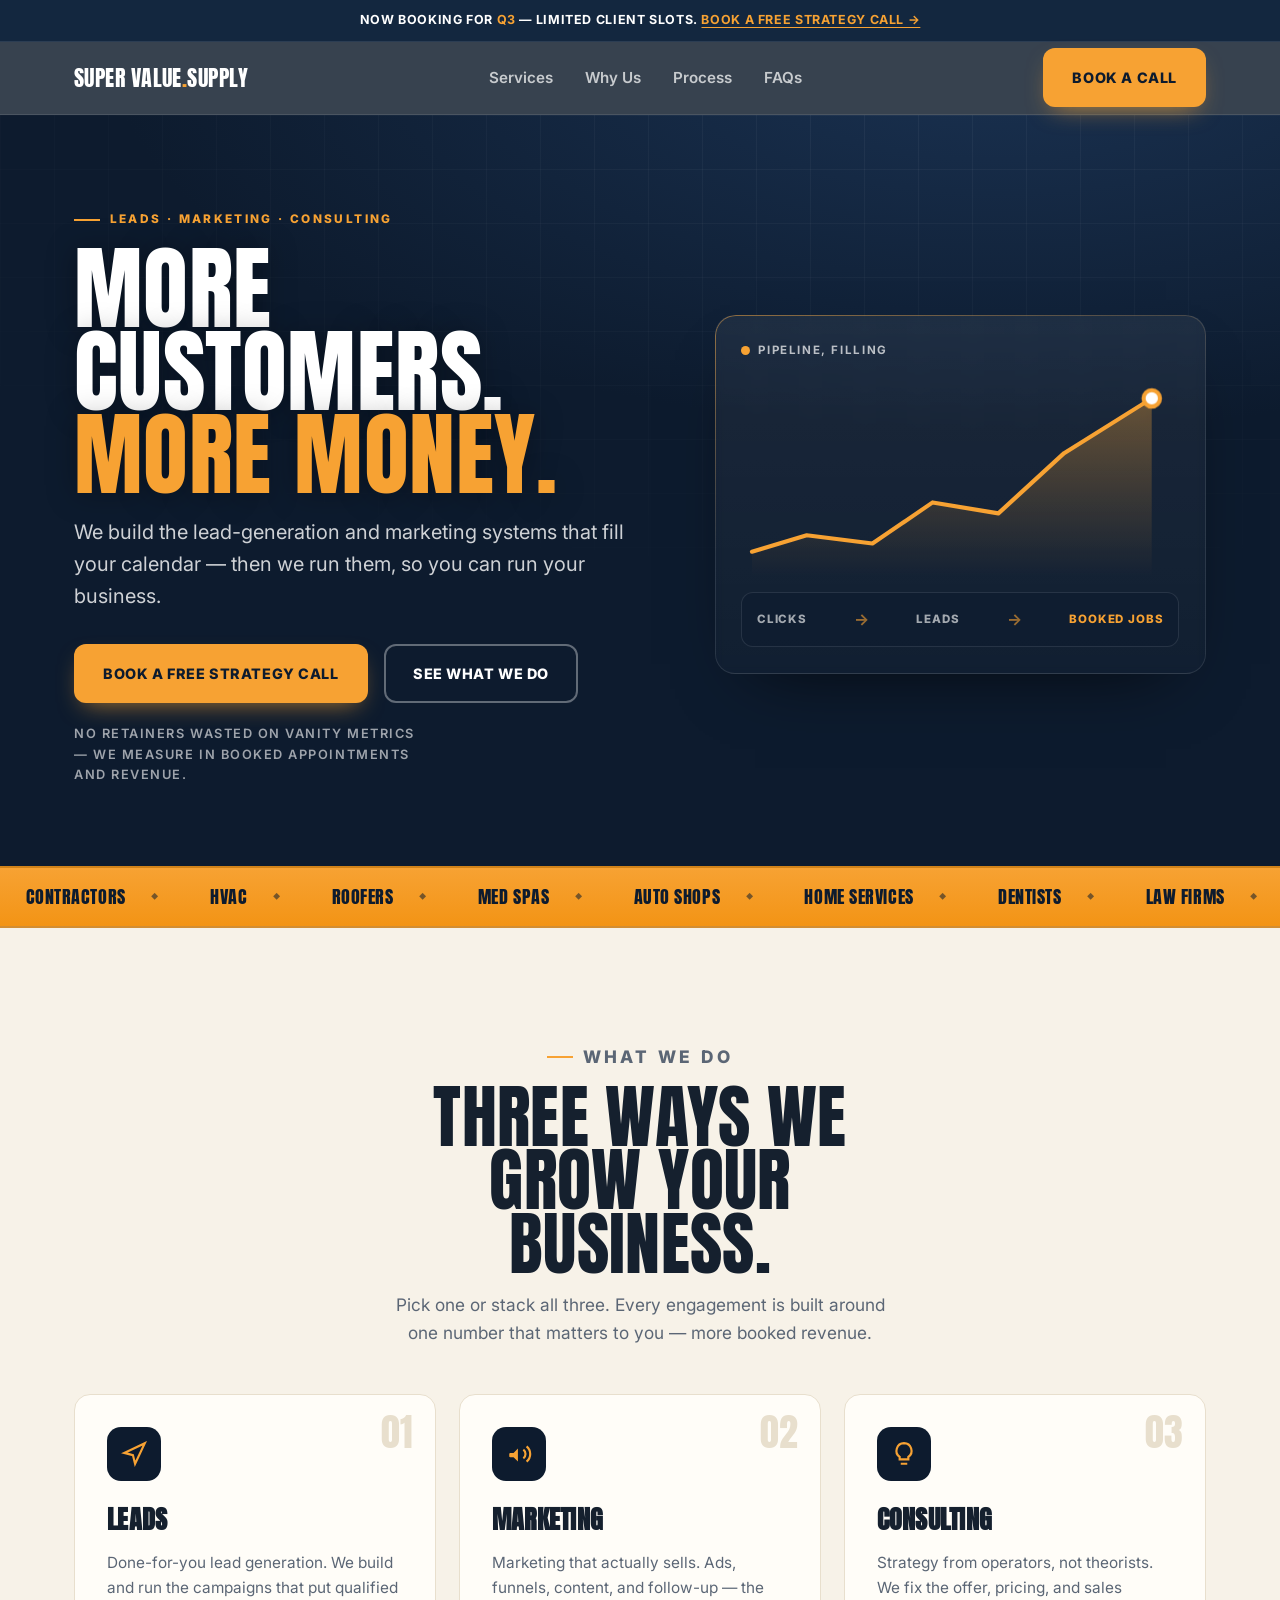
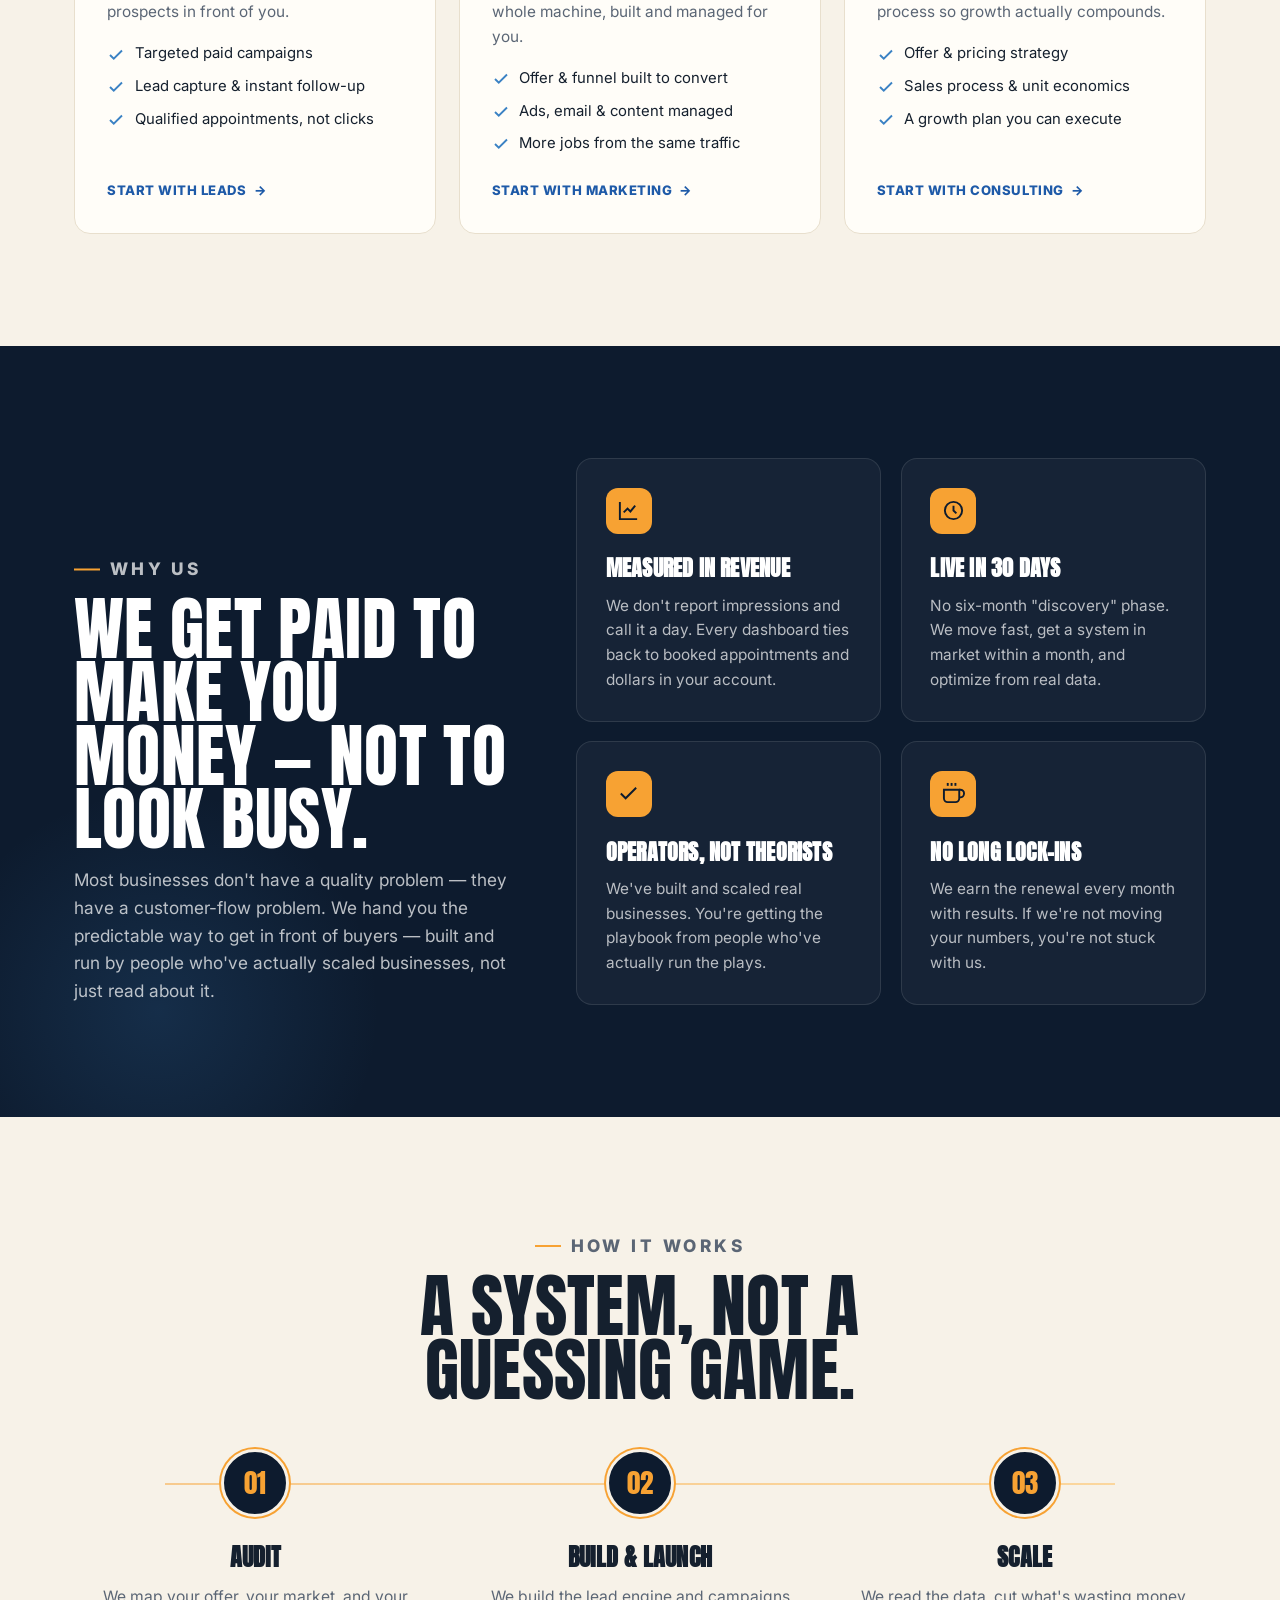
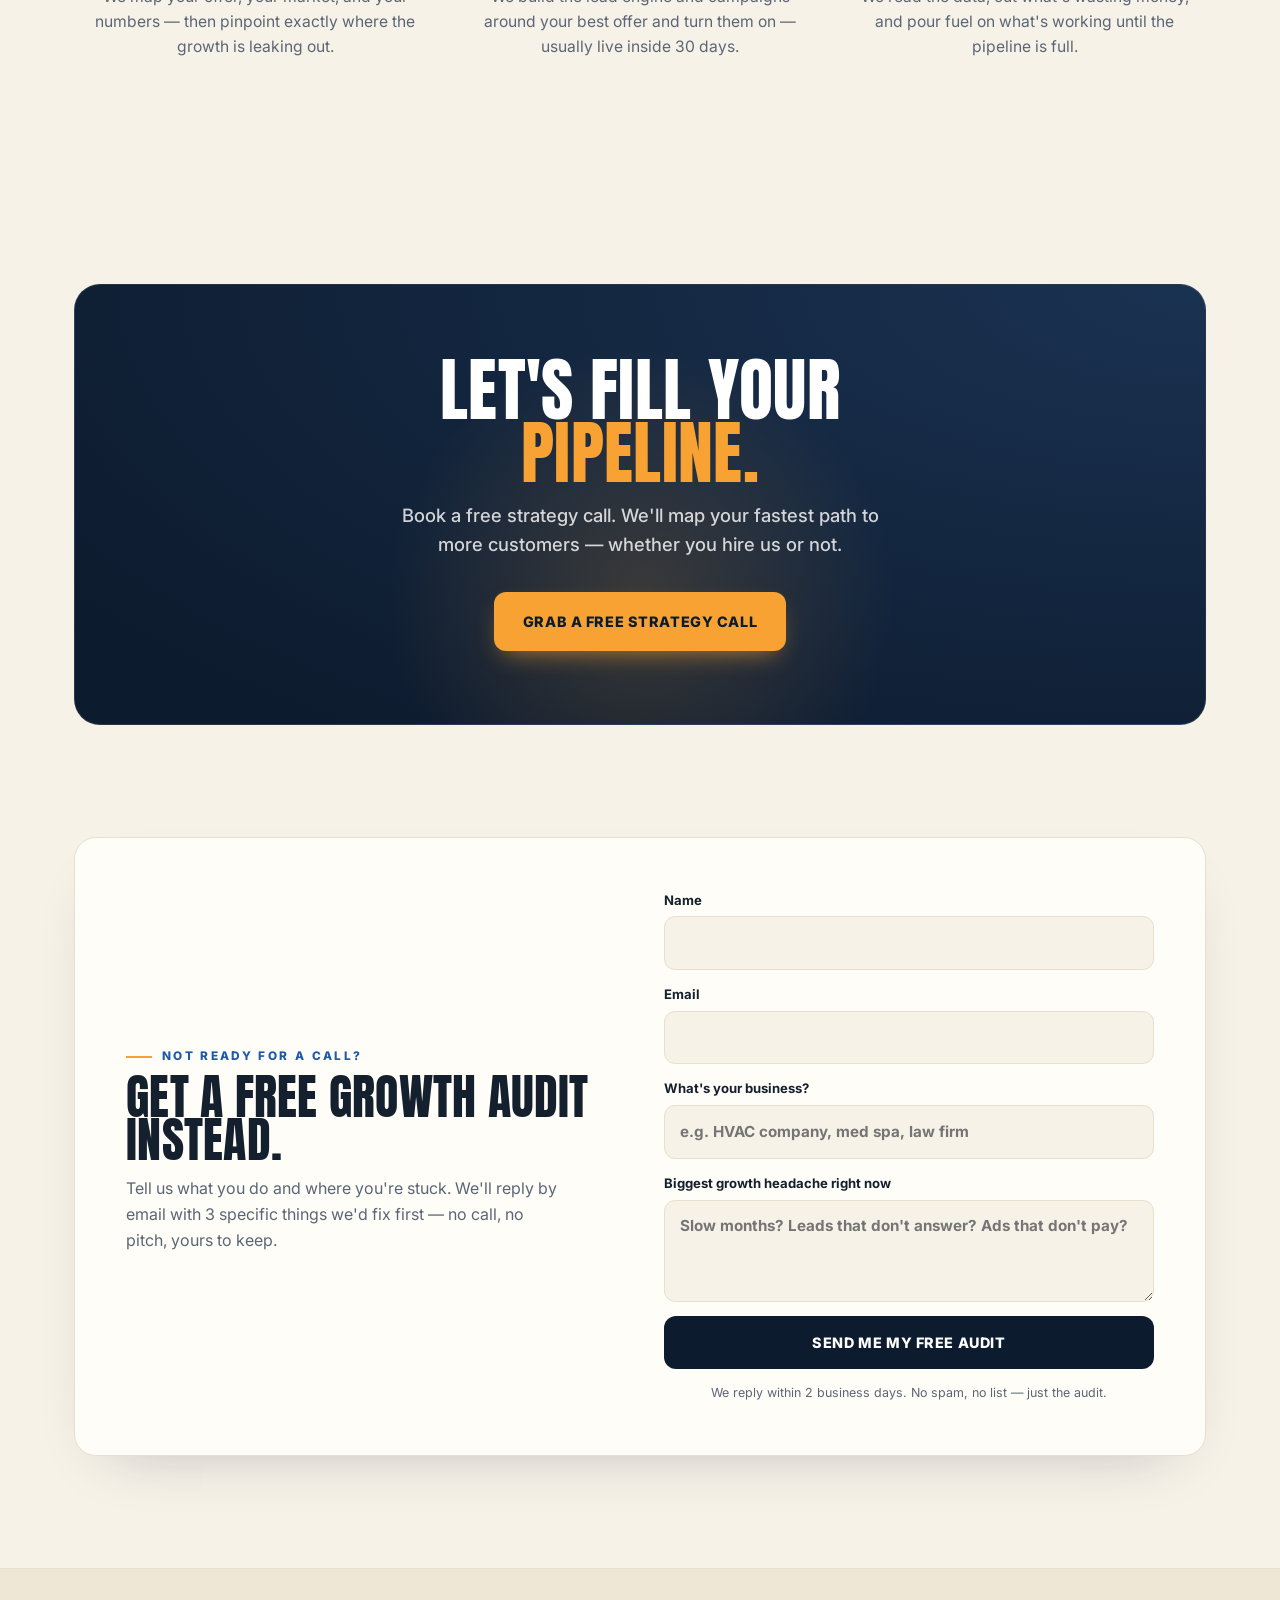
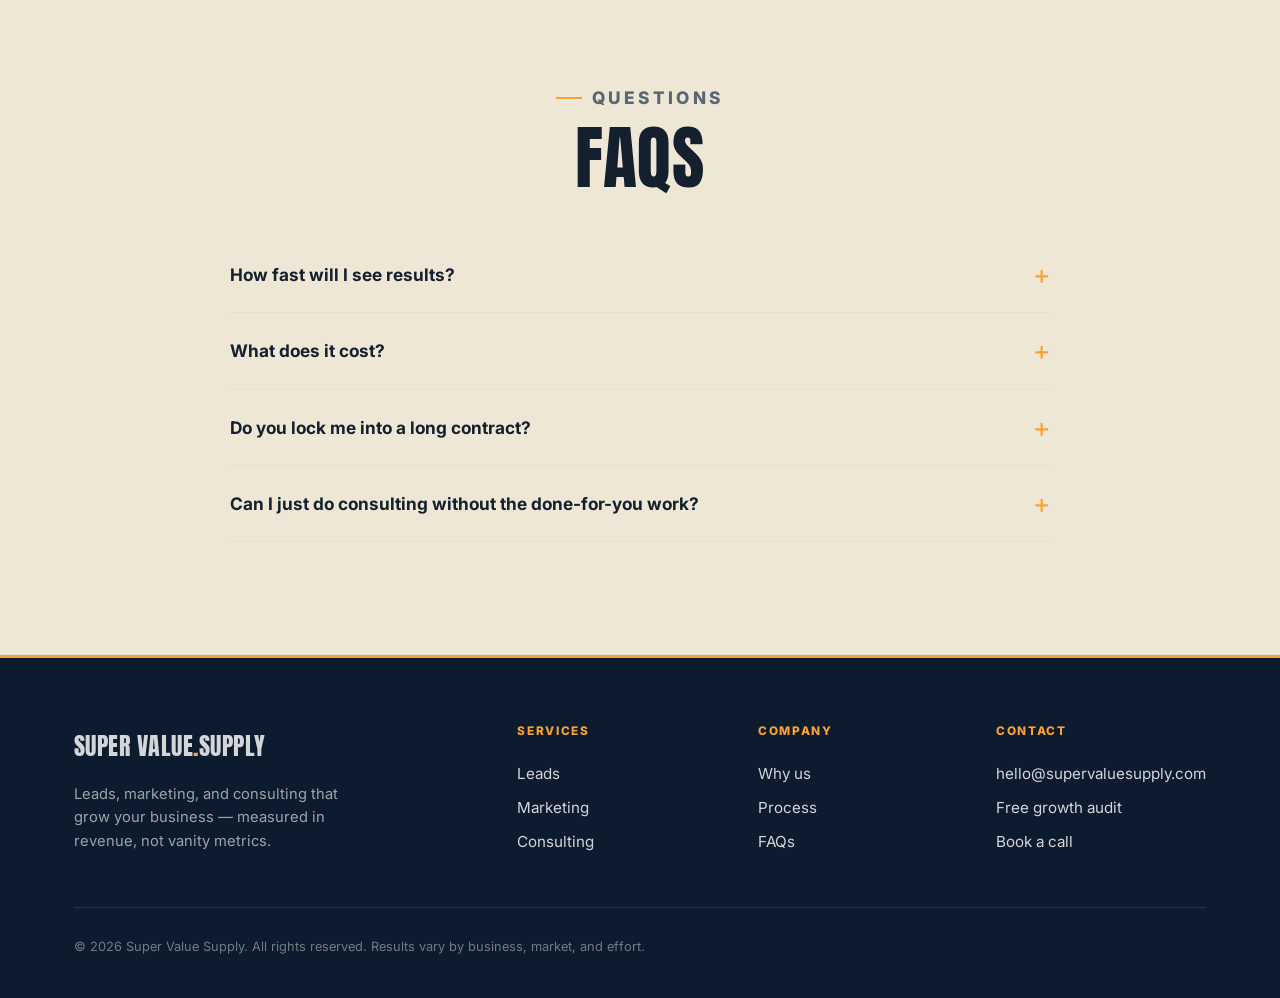
<file: index.html>
<!doctype html>
<html lang="en">
<head>
<meta charset="utf-8" />
<meta name="viewport" content="width=device-width, initial-scale=1" />
<title>Super Value Supply — Leads, marketing & consulting that grow your business</title>
<meta name="description" content="We build the lead-generation and marketing systems that fill your calendar — then we run them, so you can run your business. Leads, marketing, and consulting for contractors, home services, and local businesses ready to scale." />
<link rel="canonical" href="https://supervaluesupply.com/" />
<meta name="theme-color" content="#0d1b2e" />
<link rel="icon" href="data:image/svg+xml,%3Csvg xmlns='http://www.w3.org/2000/svg' viewBox='0 0 64 64'%3E%3Crect width='64' height='64' rx='14' fill='%230d1b2e'/%3E%3Ctext x='32' y='45' font-family='Arial Black,Arial' font-size='30' font-weight='900' fill='%23f7a233' text-anchor='middle'%3ESV%3C/text%3E%3C/svg%3E" />

<meta property="og:type" content="website" />
<meta property="og:site_name" content="Super Value Supply" />
<meta property="og:title" content="Super Value Supply — Leads, marketing & consulting that grow your business" />
<meta property="og:description" content="Done-for-you lead generation, marketing, and consulting for local businesses — measured in booked appointments and revenue, not vanity metrics." />
<meta property="og:url" content="https://supervaluesupply.com/" />
<meta property="og:image" content="https://supervaluesupply.com/og-image.png" />
<meta name="twitter:card" content="summary_large_image" />
<meta name="twitter:title" content="Super Value Supply — More customers. More money." />
<meta name="twitter:description" content="Done-for-you lead generation, marketing, and consulting for local businesses — measured in revenue." />
<meta name="twitter:image" content="https://supervaluesupply.com/og-image.png" />

<script type="application/ld+json">
{
  "@context": "https://schema.org",
  "@type": "ProfessionalService",
  "@id": "https://supervaluesupply.com/#business",
  "name": "Super Value Supply",
  "url": "https://supervaluesupply.com/",
  "description": "Lead generation, marketing, and growth consulting for local and service businesses — measured in booked appointments and revenue.",
  "email": "hello@supervaluesupply.com",
  "image": "https://supervaluesupply.com/og-image.png",
  "priceRange": "$$",
  "areaServed": { "@type": "Country", "name": "United States" },
  "hasOfferCatalog": {
    "@type": "OfferCatalog",
    "name": "Growth Services",
    "itemListElement": [
      { "@type": "Offer", "itemOffered": { "@type": "Service", "name": "Lead Generation" } },
      { "@type": "Offer", "itemOffered": { "@type": "Service", "name": "Marketing Management" } },
      { "@type": "Offer", "itemOffered": { "@type": "Service", "name": "Growth Consulting" } }
    ]
  }
}
</script>
<script type="application/ld+json">
{
  "@context": "https://schema.org",
  "@type": "FAQPage",
  "mainEntity": [
    { "@type": "Question", "name": "How fast will I see results?",
      "acceptedAnswer": { "@type": "Answer", "text": "Most clients have a live lead system within 30 days and start seeing qualified appointments shortly after launch. We optimize from there." } },
    { "@type": "Question", "name": "What does it cost?",
      "acceptedAnswer": { "@type": "Answer", "text": "It depends on scope and which services you need. We'll give you a straight number on the strategy call — no pressure, no surprises." } },
    { "@type": "Question", "name": "Do you lock me into a long contract?",
      "acceptedAnswer": { "@type": "Answer", "text": "No long lock-ins. We earn the relationship month to month with results. If we're not moving your numbers, you're free to walk." } },
    { "@type": "Question", "name": "Can I just do consulting without the done-for-you work?",
      "acceptedAnswer": { "@type": "Answer", "text": "Absolutely. Some clients want the strategy and run it in-house. Others want us to build and manage everything. Both work." } }
  ]
}
</script>

<!-- ============================================================
     SUPER VALUE SUPPLY  •  home page (leads / marketing / consulting agency)
     Styles live in styles.css (shared with book.html).
     SEARCH FOR  EDIT:  COMMENTS — that's everything you swap.
     Booking calendar now lives on book.html — every "Book a call" links there.
     ============================================================ -->

<link rel="preconnect" href="https://fonts.googleapis.com">
<link rel="preconnect" href="https://fonts.gstatic.com" crossorigin>
<link href="https://fonts.googleapis.com/css2?family=Anton&family=Inter:wght@400;500;600;700;800;900&display=swap" rel="stylesheet">
<link rel="stylesheet" href="styles.css">
</head>
<body id="top">

<!-- EDIT: announcement bar -->
<div class="announce">Now booking for <b>Q3</b> — limited client slots. <a href="book.html">Book a free strategy call →</a></div>

<header>
  <div class="wrap nav">
    <a class="logo" href="#top">Super Value<b>.</b>Supply</a>
    <nav class="nav-links" id="navlinks">
      <a href="#services">Services</a>
      <a href="#why">Why Us</a>
      <a href="#process">Process</a>
      <a href="#faq">FAQs</a>
    </nav>
    <div class="nav-right">
      <a class="btn btn-primary" href="book.html">Book a call</a>
      <button class="menu-btn" id="menuBtn" aria-label="Open menu" aria-expanded="false">
        <svg viewBox="0 0 24 24" fill="none" stroke="currentColor" stroke-width="2"><line x1="3" y1="6" x2="21" y2="6"/><line x1="3" y1="12" x2="21" y2="12"/><line x1="3" y1="18" x2="21" y2="18"/></svg>
      </button>
    </div>
  </div>
</header>

<main>

  <!-- ============ HERO (asymmetric) ============ -->
  <section class="hero">
    <div class="wrap">
      <div class="hero-grid">
        <div class="hero-copy">
          <p class="eyebrow reveal">Leads · Marketing · Consulting</p>
          <!-- EDIT: headline -->
          <h1 class="display reveal">More customers.<br><em>More money.</em></h1>
          <p class="lead reveal">We build the lead-generation and marketing systems that fill your calendar — then we run them, so you can run your business.</p>
          <div class="hero-cta reveal">
            <a class="btn btn-primary" href="book.html">Book a free strategy call</a>
            <a class="btn btn-ghost" href="#services">See what we do</a>
          </div>
          <p class="micro reveal">No retainers wasted on vanity metrics — we measure in booked appointments and revenue.</p>
        </div>

        <!-- growth visual — animated line + the honest promises as chips -->
        <div class="growth-card reveal" aria-hidden="true">
          <div class="gc-top"><span class="gc-dot"></span> Pipeline, filling</div>
          <svg class="spark" viewBox="0 0 320 150" preserveAspectRatio="none" role="img">
            <defs>
              <linearGradient id="gcFill" x1="0" y1="0" x2="0" y2="1">
                <stop offset="0" stop-color="rgba(247,162,51,.35)"/>
                <stop offset="1" stop-color="rgba(247,162,51,0)"/>
              </linearGradient>
            </defs>
            <path class="spark-area" d="M8,132 L48,120 L96,126 L140,96 L188,104 L236,60 L300,20 L300,150 L8,150 Z"/>
            <polyline class="spark-line" points="8,132 48,120 96,126 140,96 188,104 236,60 300,20"/>
            <circle class="spark-dot" cx="300" cy="20" r="6"/>
          </svg>
          <div class="gc-funnel">
            <span>Clicks</span><i>→</i><span>Leads</span><i>→</i><span class="won">Booked jobs</span>
          </div>
        </div>
      </div>
    </div>
  </section>

  <!-- ============ NICHE MARQUEE ============ -->
  <div class="marquee" aria-hidden="true">
    <div class="marquee-track">
      <span>Contractors</span><span>HVAC</span><span>Roofers</span><span>Med Spas</span><span>Auto Shops</span><span>Home Services</span><span>Dentists</span><span>Law Firms</span>
      <span>Contractors</span><span>HVAC</span><span>Roofers</span><span>Med Spas</span><span>Auto Shops</span><span>Home Services</span><span>Dentists</span><span>Law Firms</span>
    </div>
  </div>

  <!-- ============ SERVICES ============ -->
  <section class="block" id="services">
    <div class="wrap">
      <div class="sec-head center reveal">
        <p class="eyebrow">What we do</p>
        <h2 class="display">Three ways we grow your business.</h2>
        <p>Pick one or stack all three. Every engagement is built around one number that matters to you — more booked revenue.</p>
      </div>

      <div class="grid">

        <!-- LEADS -->
        <article class="card reveal">
          <span class="index">01</span>
          <div class="body">
            <div class="ico"><svg viewBox="0 0 24 24" fill="none" stroke="currentColor" stroke-width="2"><path d="M3 11l19-9-9 19-2-8-8-2z"/></svg></div>
            <h3>Leads</h3>
            <p class="desc">Done-for-you lead generation. We build and run the campaigns that put qualified prospects in front of you.</p>
            <ul class="feat">
              <li><svg viewBox="0 0 24 24" fill="none" stroke="currentColor" stroke-width="2.5"><polyline points="20 6 9 17 4 12"/></svg>Targeted paid campaigns</li>
              <li><svg viewBox="0 0 24 24" fill="none" stroke="currentColor" stroke-width="2.5"><polyline points="20 6 9 17 4 12"/></svg>Lead capture &amp; instant follow-up</li>
              <li><svg viewBox="0 0 24 24" fill="none" stroke="currentColor" stroke-width="2.5"><polyline points="20 6 9 17 4 12"/></svg>Qualified appointments, not clicks</li>
            </ul>
            <a class="card-link" href="book.html">Start with Leads <span aria-hidden="true">→</span></a>
          </div>
        </article>

        <!-- MARKETING -->
        <article class="card reveal">
          <span class="index">02</span>
          <div class="body">
            <div class="ico"><svg viewBox="0 0 24 24" fill="none" stroke="currentColor" stroke-width="2"><path d="M3 11v3a1 1 0 0 0 1 1h3l4 4V7L7 11H4a1 1 0 0 0-1 1z" fill="currentColor" stroke="none"/><path d="M16 8a5 5 0 0 1 0 8"/><path d="M19 5a9 9 0 0 1 0 14"/></svg></div>
            <h3>Marketing</h3>
            <p class="desc">Marketing that actually sells. Ads, funnels, content, and follow-up — the whole machine, built and managed for you.</p>
            <ul class="feat">
              <li><svg viewBox="0 0 24 24" fill="none" stroke="currentColor" stroke-width="2.5"><polyline points="20 6 9 17 4 12"/></svg>Offer &amp; funnel built to convert</li>
              <li><svg viewBox="0 0 24 24" fill="none" stroke="currentColor" stroke-width="2.5"><polyline points="20 6 9 17 4 12"/></svg>Ads, email &amp; content managed</li>
              <li><svg viewBox="0 0 24 24" fill="none" stroke="currentColor" stroke-width="2.5"><polyline points="20 6 9 17 4 12"/></svg>More jobs from the same traffic</li>
            </ul>
            <a class="card-link" href="book.html">Start with Marketing <span aria-hidden="true">→</span></a>
          </div>
        </article>

        <!-- CONSULTING -->
        <article class="card reveal">
          <span class="index">03</span>
          <div class="body">
            <div class="ico"><svg viewBox="0 0 24 24" fill="none" stroke="currentColor" stroke-width="2"><path d="M12 2a7 7 0 0 0-4 12.7V17h8v-2.3A7 7 0 0 0 12 2z"/><line x1="9" y1="21" x2="15" y2="21"/></svg></div>
            <h3>Consulting</h3>
            <p class="desc">Strategy from operators, not theorists. We fix the offer, pricing, and sales process so growth actually compounds.</p>
            <ul class="feat">
              <li><svg viewBox="0 0 24 24" fill="none" stroke="currentColor" stroke-width="2.5"><polyline points="20 6 9 17 4 12"/></svg>Offer &amp; pricing strategy</li>
              <li><svg viewBox="0 0 24 24" fill="none" stroke="currentColor" stroke-width="2.5"><polyline points="20 6 9 17 4 12"/></svg>Sales process &amp; unit economics</li>
              <li><svg viewBox="0 0 24 24" fill="none" stroke="currentColor" stroke-width="2.5"><polyline points="20 6 9 17 4 12"/></svg>A growth plan you can execute</li>
            </ul>
            <a class="card-link" href="book.html">Start with Consulting <span aria-hidden="true">→</span></a>
          </div>
        </article>

      </div>
    </div>
  </section>

  <!-- ============ WHY US (asymmetric) ============ -->
  <section class="block why-sec" id="why">
    <div class="wrap">
      <div class="why-layout">
        <div class="sec-head reveal">
          <p class="eyebrow">Why us</p>
          <h2 class="display">We get paid to make you money — not to look busy.</h2>
          <p>Most businesses don't have a quality problem — they have a customer-flow problem. We hand you the predictable way to get in front of buyers — built and run by people who've actually scaled businesses, not just read about it.</p>
        </div>
        <div class="why">
          <div class="why-item reveal">
            <div class="ico"><svg viewBox="0 0 24 24" fill="none" stroke="currentColor" stroke-width="2"><path d="M3 3v18h18"/><path d="M7 14l4-4 3 3 5-6"/></svg></div>
            <h3>Measured in revenue</h3>
            <p>We don't report impressions and call it a day. Every dashboard ties back to booked appointments and dollars in your account.</p>
          </div>
          <div class="why-item reveal">
            <div class="ico"><svg viewBox="0 0 24 24" fill="none" stroke="currentColor" stroke-width="2"><circle cx="12" cy="12" r="9"/><path d="M12 7v5l3 3"/></svg></div>
            <h3>Live in 30 days</h3>
            <p>No six-month "discovery" phase. We move fast, get a system in market within a month, and optimize from real data.</p>
          </div>
          <div class="why-item reveal">
            <div class="ico"><svg viewBox="0 0 24 24" fill="none" stroke="currentColor" stroke-width="2"><path d="M20 6L9 17l-5-5"/></svg></div>
            <h3>Operators, not theorists</h3>
            <p>We've built and scaled real businesses. You're getting the playbook from people who've actually run the plays.</p>
          </div>
          <div class="why-item reveal">
            <div class="ico"><svg viewBox="0 0 24 24" fill="none" stroke="currentColor" stroke-width="2"><path d="M18 8h1a4 4 0 0 1 0 8h-1"/><path d="M2 8h16v9a4 4 0 0 1-4 4H6a4 4 0 0 1-4-4V8z"/><line x1="6" y1="1" x2="6" y2="4"/><line x1="10" y1="1" x2="10" y2="4"/><line x1="14" y1="1" x2="14" y2="4"/></svg></div>
            <h3>No long lock-ins</h3>
            <p>We earn the renewal every month with results. If we're not moving your numbers, you're not stuck with us.</p>
          </div>
        </div>
      </div>
    </div>
  </section>

  <!-- ============ PROCESS (timeline) ============ -->
  <section class="block" id="process">
    <div class="wrap">
      <div class="sec-head center reveal">
        <p class="eyebrow">How it works</p>
        <h2 class="display">A system, not a guessing game.</h2>
      </div>
      <div class="timeline">
        <div class="tstep reveal"><div class="tnode">01</div><div><h3>Audit</h3><p>We map your offer, your market, and your numbers — then pinpoint exactly where the growth is leaking out.</p></div></div>
        <div class="tstep reveal"><div class="tnode">02</div><div><h3>Build &amp; launch</h3><p>We build the lead engine and campaigns around your best offer and turn them on — usually live inside 30 days.</p></div></div>
        <div class="tstep reveal"><div class="tnode">03</div><div><h3>Scale</h3><p>We read the data, cut what's wasting money, and pour fuel on what's working until the pipeline is full.</p></div></div>
      </div>
    </div>
  </section>

  <!-- ============ BIG CTA ============ -->
  <section class="block" id="cta">
    <div class="wrap reveal">
      <div class="band">
        <h2 class="display">Let's fill your <em>pipeline.</em></h2>
        <p>Book a free strategy call. We'll map your fastest path to more customers — whether you hire us or not.</p>
        <a class="btn btn-primary" href="book.html">Grab a free strategy call</a>
      </div>
    </div>
  </section>

  <!-- ============ FREE AUDIT (low-commitment lead capture) ============ -->
  <section class="block" id="audit" style="padding-top:0">
    <div class="wrap">
      <div class="audit-panel reveal">
        <div>
          <p class="eyebrow">Not ready for a call?</p>
          <h2 class="display" style="font-size:clamp(1.9rem,4.5vw,3rem);margin:.6rem 0 .9rem">Get a free growth audit instead.</h2>
          <p style="color:var(--muted);max-width:44ch">Tell us what you do and where you're stuck. We'll reply by email with 3 specific things we'd fix first — no call, no pitch, yours to keep.</p>
        </div>
        <form class="audit-form" action="https://formsubmit.co/hello@supervaluesupply.com" method="POST">
          <input type="hidden" name="_subject" value="Free growth audit request — supervaluesupply.com" />
          <input type="hidden" name="_captcha" value="false" />
          <input type="hidden" name="_next" value="https://supervaluesupply.com/thanks.html" />
          <input type="text" name="_honey" style="display:none" tabindex="-1" autocomplete="off" />
          <label>Name<input required type="text" name="name" autocomplete="name" /></label>
          <label>Email<input required type="email" name="email" autocomplete="email" /></label>
          <label>What's your business?<input required type="text" name="business" placeholder="e.g. HVAC company, med spa, law firm" /></label>
          <label>Biggest growth headache right now<textarea name="challenge" rows="3" placeholder="Slow months? Leads that don't answer? Ads that don't pay?"></textarea></label>
          <button class="btn btn-dark" type="submit" style="width:100%;justify-content:center">Send me my free audit</button>
          <p class="micro-note">We reply within 2 business days. No spam, no list — just the audit.</p>
        </form>
      </div>
    </div>
  </section>

  <!-- ============ FAQ ============ -->
  <section class="block" id="faq" style="background:#efe7d6;border-top:1px solid var(--line);border-bottom:1px solid var(--line)">
    <div class="wrap">
      <div class="sec-head center reveal"><p class="eyebrow">Questions</p><h2 class="display">FAQs</h2></div>
      <div class="faq">
        <div class="q reveal"><button aria-expanded="false">How fast will I see results?<span class="plus">+</span></button><div class="a"><p>Most clients have a live lead system within 30 days and start seeing qualified appointments shortly after launch. We optimize from there.</p></div></div>
        <div class="q reveal"><button aria-expanded="false">What does it cost?<span class="plus">+</span></button><div class="a"><p>It depends on scope and which services you need. We'll give you a straight number on the strategy call — no pressure, no surprises.</p></div></div>
        <div class="q reveal"><button aria-expanded="false">Do you lock me into a long contract?<span class="plus">+</span></button><div class="a"><p>No long lock-ins. We earn the relationship month to month with results. If we're not moving your numbers, you're free to walk.</p></div></div>
        <div class="q reveal"><button aria-expanded="false">Can I just do consulting without the done-for-you work?<span class="plus">+</span></button><div class="a"><p>Absolutely. Some clients want the strategy and run it in-house. Others want us to build and manage everything. Both work.</p></div></div>
      </div>
    </div>
  </section>


</main>

<footer>
  <div class="wrap">
    <div class="foot-top">
      <div class="foot-col">
        <a class="logo" href="#top" style="font-size:1.5rem;display:inline-block;margin-bottom:.8rem">Super Value<b>.</b>Supply</a>
        <p>Leads, marketing, and consulting that grow your business — measured in revenue, not vanity metrics.</p>
      </div>
      <div class="foot-col"><h4>Services</h4><a href="#services">Leads</a><a href="#services">Marketing</a><a href="#services">Consulting</a></div>
      <div class="foot-col"><h4>Company</h4><a href="#why">Why us</a><a href="#process">Process</a><a href="#faq">FAQs</a></div>
      <div class="foot-col"><h4>Contact</h4>
        <!-- EDIT: add real phone as <a href="tel:+1XXXXXXXXXX">(XXX) XXX-XXXX</a> when ready -->
        <a href="mailto:hello@supervaluesupply.com">hello@supervaluesupply.com</a>
        <a href="#audit">Free growth audit</a>
        <a href="book.html">Book a call</a>
      </div>
    </div>
    <p class="disclaimer">© <span id="yr"></span> Super Value Supply. All rights reserved. Results vary by business, market, and effort.</p>
  </div>
</footer>

<script>
  document.getElementById('yr').textContent = new Date().getFullYear();

  var mb=document.getElementById('menuBtn'), nl=document.getElementById('navlinks');
  mb.addEventListener('click',function(){var open=nl.classList.toggle('show');mb.setAttribute('aria-expanded',open);});
  nl.querySelectorAll('a').forEach(function(a){a.addEventListener('click',function(){nl.classList.remove('show');mb.setAttribute('aria-expanded',false);});});

  document.querySelectorAll('.q button').forEach(function(b){
    b.addEventListener('click',function(){
      var q=b.parentElement,a=q.querySelector('.a'),open=q.classList.toggle('open');
      b.setAttribute('aria-expanded',open);
      a.style.maxHeight=open?a.scrollHeight+'px':0;
    });
  });

  var io=new IntersectionObserver(function(es){es.forEach(function(e){if(e.isIntersecting){e.target.classList.add('in');io.unobserve(e.target);}});},{threshold:.08});
  document.querySelectorAll('.reveal').forEach(function(el){io.observe(el);});
  setTimeout(function(){document.querySelectorAll('.reveal').forEach(function(el){el.classList.add('in');});},2200);
</script>
</body>
</html>
</file>
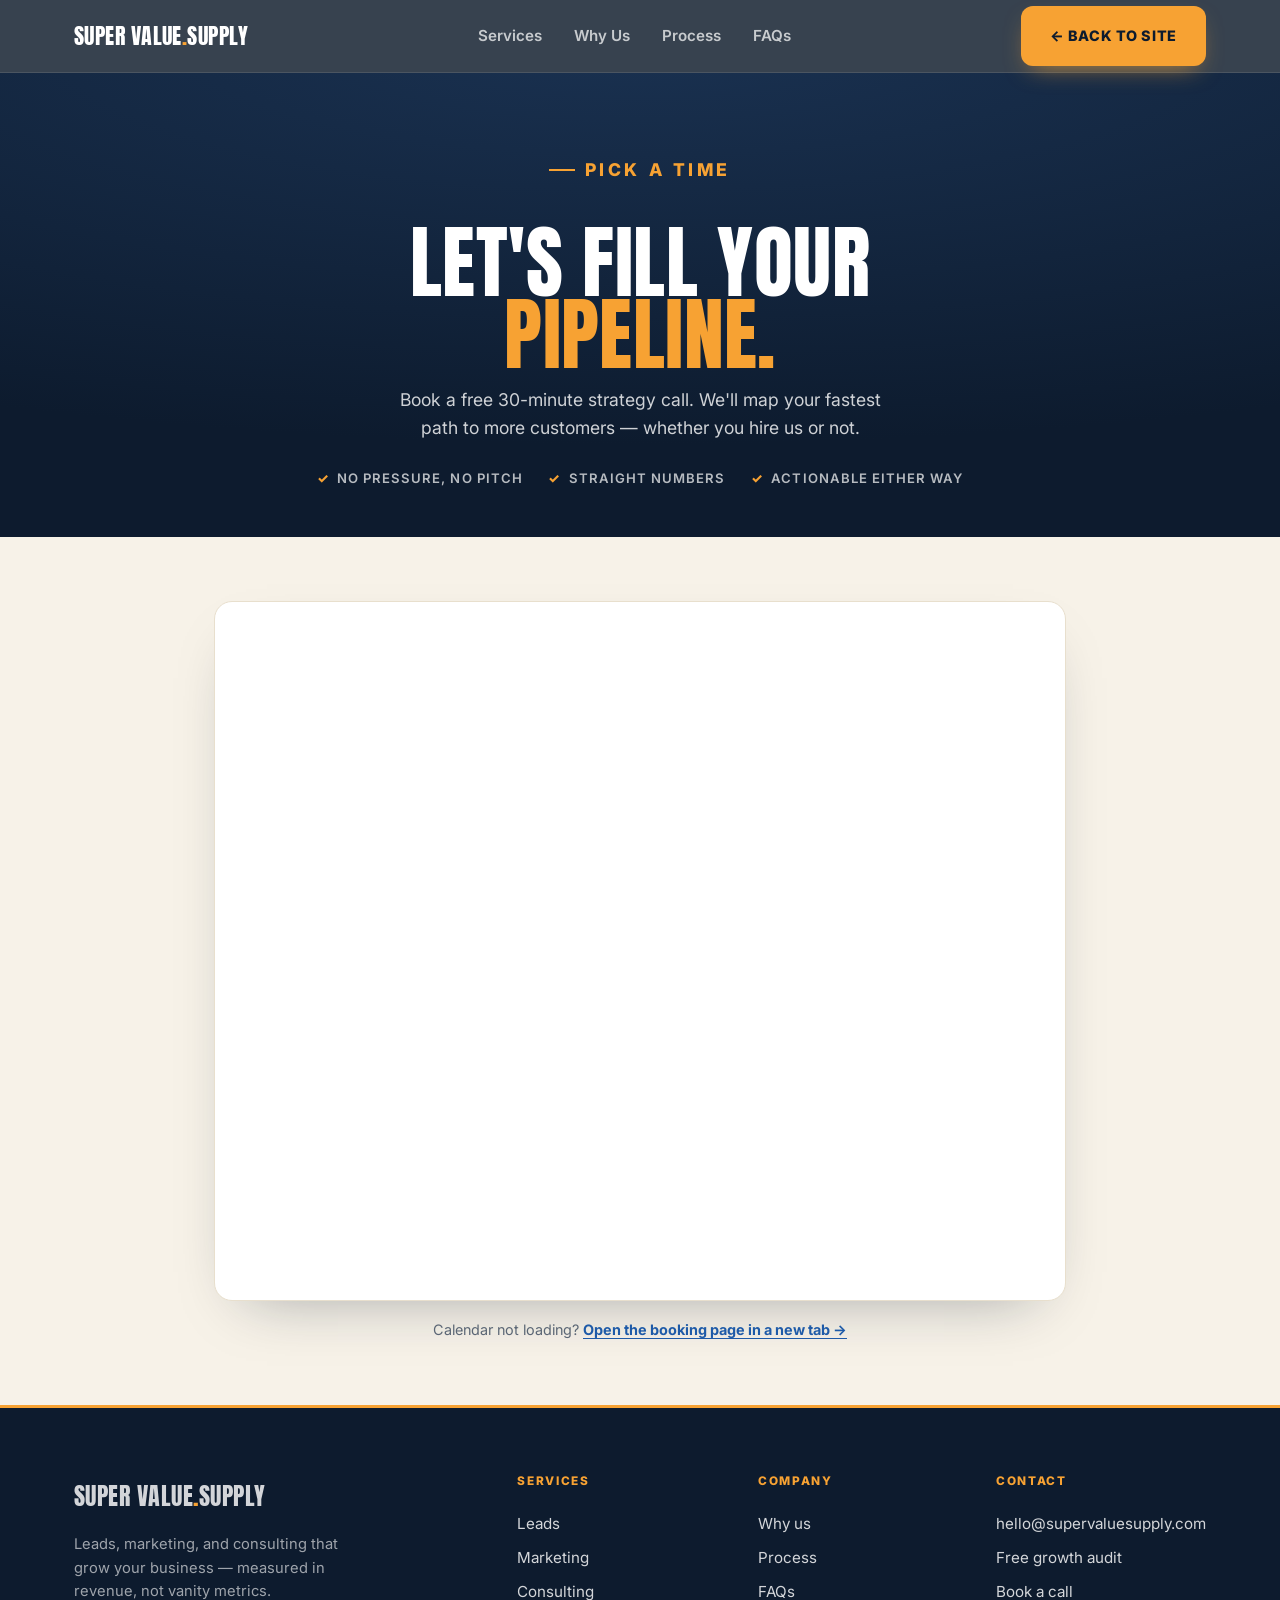
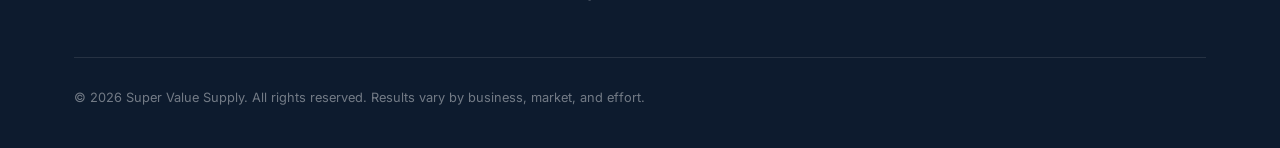
<file: book.html>
<!doctype html>
<html lang="en">
<head>
<meta charset="utf-8" />
<meta name="viewport" content="width=device-width, initial-scale=1" />
<title>Book a Free Strategy Call — Super Value Supply</title>
<meta name="description" content="Book a free 30-minute strategy call with Super Value Supply. We'll map your fastest path to more customers — whether you hire us or not." />
<link rel="canonical" href="https://supervaluesupply.com/book.html" />
<meta name="theme-color" content="#0d1b2e" />
<link rel="icon" href="data:image/svg+xml,%3Csvg xmlns='http://www.w3.org/2000/svg' viewBox='0 0 64 64'%3E%3Crect width='64' height='64' rx='14' fill='%230d1b2e'/%3E%3Ctext x='32' y='45' font-family='Arial Black,Arial' font-size='30' font-weight='900' fill='%23f7a233' text-anchor='middle'%3ESV%3C/text%3E%3C/svg%3E" />
<meta property="og:type" content="website" />
<meta property="og:title" content="Book a Free Strategy Call — Super Value Supply" />
<meta property="og:description" content="Grab a free 30-minute strategy call. We'll map your fastest path to more customers." />
<meta property="og:url" content="https://supervaluesupply.com/book.html" />
<meta property="og:image" content="https://supervaluesupply.com/og-image.png" />

<link rel="preconnect" href="https://fonts.googleapis.com">
<link rel="preconnect" href="https://fonts.gstatic.com" crossorigin>
<link href="https://fonts.googleapis.com/css2?family=Anton&family=Inter:wght@400;500;600;700;800;900&display=swap" rel="stylesheet">
<link rel="stylesheet" href="styles.css">
</head>
<body id="top">

<header>
  <div class="wrap nav">
    <a class="logo" href="index.html">Super Value<b>.</b>Supply</a>
    <nav class="nav-links" id="navlinks">
      <a href="index.html#services">Services</a>
      <a href="index.html#why">Why Us</a>
      <a href="index.html#process">Process</a>
      <a href="index.html#faq">FAQs</a>
    </nav>
    <div class="nav-right">
      <a class="btn btn-primary" href="index.html">← Back to site</a>
      <button class="menu-btn" id="menuBtn" aria-label="Open menu" aria-expanded="false">
        <svg viewBox="0 0 24 24" fill="none" stroke="currentColor" stroke-width="2"><line x1="3" y1="6" x2="21" y2="6"/><line x1="3" y1="12" x2="21" y2="12"/><line x1="3" y1="18" x2="21" y2="18"/></svg>
      </button>
    </div>
  </div>
</header>

<main>
  <section class="book-hero">
    <div class="wrap">
      <p class="eyebrow">Pick a time</p>
      <h1 class="display">Let's fill your <em>pipeline.</em></h1>
      <p>Book a free 30-minute strategy call. We'll map your fastest path to more customers — whether you hire us or not.</p>
      <div class="book-assure">
        <span>No pressure, no pitch</span>
        <span>Straight numbers</span>
        <span>Actionable either way</span>
      </div>
    </div>
  </section>

  <!-- =========================================================
       CALENDLY BOOKING CALENDAR  —  LIVE
       Connected to: https://calendly.com/admin-supervaluesupply/30min
       To point this at a different event later, change the link in the
       data-url below AND the fallback link beneath it. Keep the
       ?hide_gdpr_banner=1&primary_color=f7a233 tail on the data-url.
       ========================================================= -->
  <div class="booking-wrap">
    <div class="calendly-inline-widget"
         data-url="https://calendly.com/admin-supervaluesupply/30min?hide_gdpr_banner=1&primary_color=f7a233"
         data-resize="true"></div>
    <p class="booking-fallback">Calendar not loading? <a href="https://calendly.com/admin-supervaluesupply/30min" target="_blank" rel="noopener">Open the booking page in a new tab →</a></p>
  </div>
</main>

<footer>
  <div class="wrap">
    <div class="foot-top">
      <div class="foot-col">
        <a class="logo" href="index.html" style="font-size:1.5rem;display:inline-block;margin-bottom:.8rem">Super Value<b>.</b>Supply</a>
        <p>Leads, marketing, and consulting that grow your business — measured in revenue, not vanity metrics.</p>
      </div>
      <div class="foot-col"><h4>Services</h4><a href="index.html#services">Leads</a><a href="index.html#services">Marketing</a><a href="index.html#services">Consulting</a></div>
      <div class="foot-col"><h4>Company</h4><a href="index.html#why">Why us</a><a href="index.html#process">Process</a><a href="index.html#faq">FAQs</a></div>
      <div class="foot-col"><h4>Contact</h4>
        <a href="mailto:hello@supervaluesupply.com">hello@supervaluesupply.com</a>
        <a href="index.html#audit">Free growth audit</a>
        <a href="book.html">Book a call</a>
      </div>
    </div>
    <p class="disclaimer">© <span id="yr"></span> Super Value Supply. All rights reserved. Results vary by business, market, and effort.</p>
  </div>
</footer>

<!-- Calendly widget script (loads the inline calendar above) -->
<script src="https://assets.calendly.com/assets/external/widget.js" async></script>
<script>
  document.getElementById('yr').textContent = new Date().getFullYear();
  var mb=document.getElementById('menuBtn'), nl=document.getElementById('navlinks');
  mb.addEventListener('click',function(){var open=nl.classList.toggle('show');mb.setAttribute('aria-expanded',open);});
  nl.querySelectorAll('a').forEach(function(a){a.addEventListener('click',function(){nl.classList.remove('show');mb.setAttribute('aria-expanded',false);});});
</script>
</body>
</html>
</file>
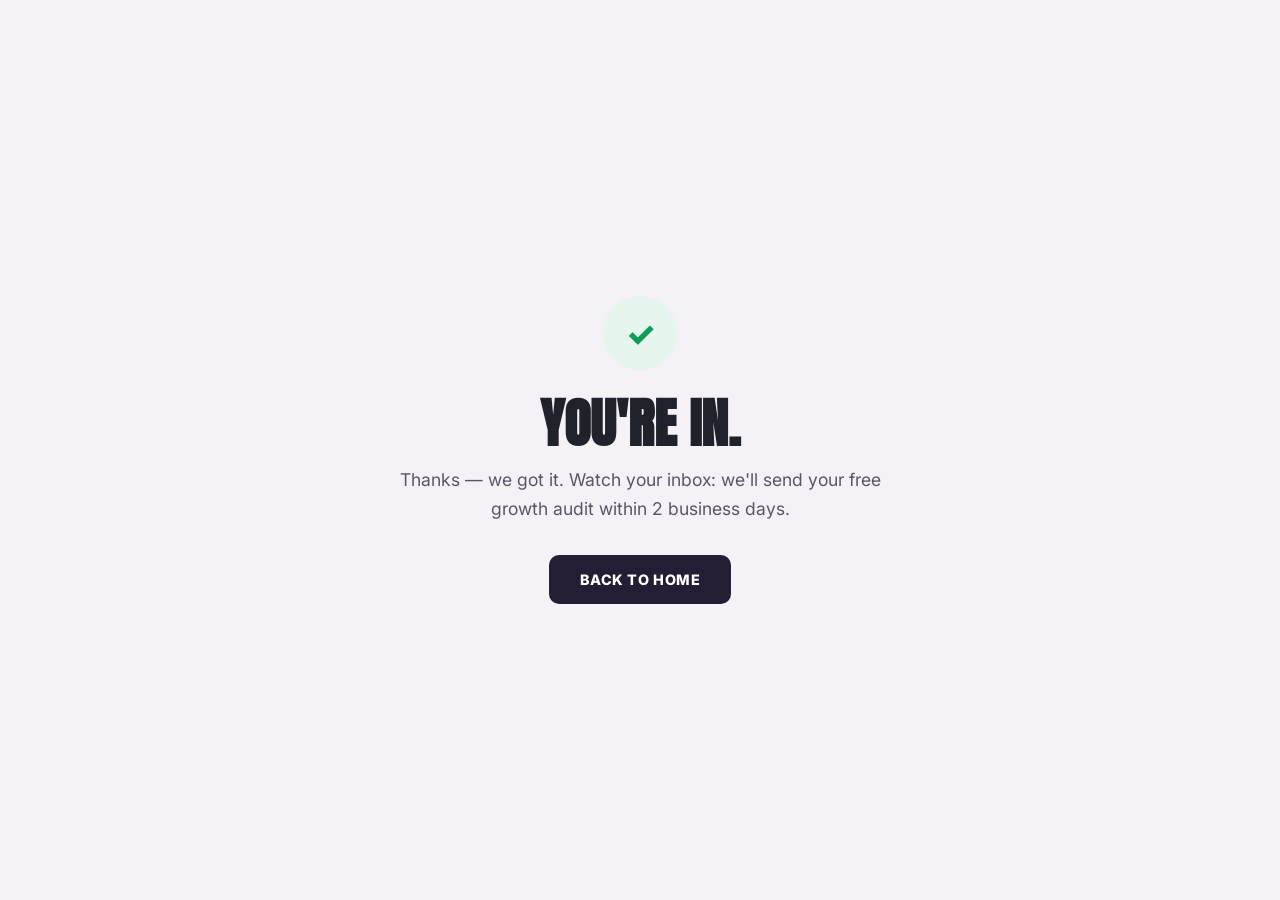
<file: thanks.html>
<!doctype html>
<html lang="en">
<head>
<meta charset="utf-8" />
<meta name="viewport" content="width=device-width, initial-scale=1" />
<meta name="robots" content="noindex" />
<title>Thanks — Super Value Supply</title>
<link rel="preconnect" href="https://fonts.googleapis.com">
<link href="https://fonts.googleapis.com/css2?family=Anton&family=Inter:wght@400;600;700;800&display=swap" rel="stylesheet">
<style>
  *{box-sizing:border-box;margin:0}
  body{background:#f4f2f7;color:#20222b;font-family:"Inter",system-ui,sans-serif;min-height:100vh;display:grid;place-items:center;text-align:center;padding:2rem}
  .card{max-width:520px}
  .badge{width:74px;height:74px;border-radius:50%;background:#e6f6ee;color:#0f9d58;display:grid;place-items:center;margin:0 auto 1.6rem;font-size:2.1rem;font-weight:800}
  h1{font-family:"Anton",sans-serif;text-transform:uppercase;font-size:clamp(2.2rem,7vw,3.4rem);line-height:1;margin-bottom:1rem}
  p{color:#5b5566;font-size:1.1rem;line-height:1.6;margin-bottom:2rem}
  a{display:inline-block;background:#241d33;color:#fff;font-weight:800;text-transform:uppercase;letter-spacing:.04em;font-size:.9rem;padding:1rem 1.9rem;border-radius:10px;text-decoration:none}
  a:hover{background:#2f2745}
</style>
</head>
<body>
  <div class="card">
    <div class="badge">✓</div>
    <h1>You're in.</h1>
    <p>Thanks — we got it. Watch your inbox: we'll send your free growth audit within 2 business days.</p>
    <a href="/">Back to home</a>
  </div>
</body>
</html>
</file>
<file: styles.css>
/* =====================================================================
   SUPER VALUE SUPPLY — shared stylesheet (index.html + book.html)
   Palette: deep NAVY (trust) + electric AMBER (action) + cool BLUE accent,
   on warm cream. Editorial/industrial. Anton display + Inter body.
   ===================================================================== */
:root{
  --navy:#0d1b2e;
  --navy-2:#13273f;
  --navy-3:#1a3252;
  --navy-line:rgba(255,255,255,.10);
  --blue:#3b82c4;
  --blue-deep:#1e5aa8;
  --amber:#f7a233;
  --amber-2:#ffbb52;
  --paper:#f7f2e8;
  --card:#fffdf8;
  --ink:#15202e;
  --muted:#5b6675;
  --line:#e8dfcd;
  --maxw:1180px;
  --radius:16px;
}
*{box-sizing:border-box;margin:0;padding:0}
html{scroll-behavior:smooth}
body{background:var(--paper);color:var(--ink);font-family:"Inter",system-ui,-apple-system,sans-serif;line-height:1.6;-webkit-font-smoothing:antialiased;overflow-x:hidden}
a{color:inherit;text-decoration:none}
img{max-width:100%;display:block}
::selection{background:var(--amber);color:var(--navy)}
.wrap{max-width:var(--maxw);margin:0 auto;padding:0 24px}

.display{font-family:"Anton",sans-serif;font-weight:400;text-transform:uppercase;line-height:0.9;letter-spacing:0.005em}
.eyebrow{font-family:"Inter";font-weight:800;text-transform:uppercase;letter-spacing:0.2em;font-size:0.74rem;color:var(--blue-deep);display:inline-flex;align-items:center;gap:.6rem}
.eyebrow::before{content:"";width:26px;height:2px;background:var(--amber);display:inline-block}
.sec-head.center .eyebrow{justify-content:center}

.btn{display:inline-flex;align-items:center;gap:.55rem;font-family:"Inter";font-weight:800;text-transform:uppercase;letter-spacing:0.04em;font-size:.9rem;padding:1rem 1.7rem;border-radius:12px;border:2px solid transparent;cursor:pointer;transition:transform .15s ease,box-shadow .15s ease,background .15s ease,color .15s ease,border-color .15s;white-space:nowrap}
.btn-primary{background:var(--amber);color:var(--navy);box-shadow:0 10px 24px -10px rgba(247,162,51,.7)}
.btn-primary:hover{transform:translateY(-2px);background:var(--amber-2);box-shadow:0 16px 30px -12px rgba(247,162,51,.8)}
.btn-dark{background:var(--navy);color:#fff}
.btn-dark:hover{transform:translateY(-2px);box-shadow:0 14px 28px -14px rgba(13,27,46,.7)}
.btn-ghost{background:transparent;color:var(--ink);border-color:rgba(21,32,46,.28)}
.btn-ghost:hover{background:var(--ink);color:var(--paper);border-color:var(--ink)}
.btn:focus-visible{outline:3px solid var(--amber);outline-offset:3px}

/* ---------- dark top zone ---------- */
.announce{background:var(--navy-2);color:#fff;text-align:center;font-weight:700;text-transform:uppercase;letter-spacing:.05em;font-size:.78rem;padding:.65rem 24px;border-bottom:1px solid var(--navy-line)}
.announce a{color:var(--amber);text-decoration:underline;text-underline-offset:3px}
.announce b{color:var(--amber)}

header{position:sticky;top:0;z-index:50;background:rgba(13,27,46,.82);backdrop-filter:blur(12px);border-bottom:1px solid var(--navy-line)}
.nav{display:flex;align-items:center;justify-content:space-between;height:72px}
.logo{font-family:"Anton",sans-serif;text-transform:uppercase;font-size:1.4rem;letter-spacing:.02em;color:#fff}
.logo b{color:var(--amber);font-weight:400}
.nav-links{display:flex;align-items:center;gap:2rem}
.nav-links a{font-weight:600;font-size:.95rem;color:rgba(255,255,255,.72);transition:color .15s}
.nav-links a:hover{color:#fff}
.nav-right{display:flex;align-items:center;gap:1rem}
.menu-btn{display:none;background:none;border:0;color:#fff;cursor:pointer;padding:.4rem}
.menu-btn svg{width:26px;height:26px}

/* ---------- hero (asymmetric split, dark) ---------- */
.hero{position:relative;color:#fff;overflow:hidden;
  background:radial-gradient(120% 90% at 78% -10%, var(--navy-3) 0%, var(--navy) 58%), var(--navy);
  padding:clamp(3rem,7vw,5.5rem) 0 clamp(3rem,7vw,5rem)}
.hero::after{content:"";position:absolute;inset:0;pointer-events:none;opacity:.45;
  background-image:linear-gradient(var(--navy-line) 1px,transparent 1px),linear-gradient(90deg,var(--navy-line) 1px,transparent 1px);
  background-size:54px 54px;mask-image:radial-gradient(130% 90% at 70% 0%,#000,transparent 74%)}
.hero .wrap{position:relative;z-index:1}
.hero-grid{display:grid;grid-template-columns:1.08fr .92fr;gap:clamp(2rem,5vw,4rem);align-items:center}
.hero-copy .eyebrow{color:var(--amber)}
.hero-copy .eyebrow::before{background:var(--amber)}
.hero h1{font-size:clamp(3rem,7.2vw,6.1rem);margin:1.1rem 0 1.3rem;color:#fff;text-shadow:0 2px 30px rgba(0,0,0,.35)}
.hero h1 em{font-style:normal;color:var(--amber)}
.hero p.lead{font-size:clamp(1.05rem,1.6vw,1.25rem);color:rgba(255,255,255,.8);max-width:46ch;margin-bottom:2rem}
.hero-cta{display:flex;gap:1rem;flex-wrap:wrap}
.hero .btn-ghost{color:#fff;border-color:rgba(255,255,255,.35)}
.hero .btn-ghost:hover{background:#fff;color:var(--navy);border-color:#fff}
.hero .micro{margin-top:1.3rem;font-size:.8rem;color:rgba(255,255,255,.6);text-transform:uppercase;letter-spacing:.12em;font-weight:600;max-width:44ch}

/* growth card (hero visual) */
.growth-card{position:relative;background:linear-gradient(180deg,rgba(255,255,255,.06),rgba(255,255,255,.02));
  border:1px solid var(--navy-line);border-radius:20px;padding:1.6rem;backdrop-filter:blur(4px);
  box-shadow:0 30px 70px -40px rgba(0,0,0,.8)}
.growth-card::before{content:"";position:absolute;inset:-1px;border-radius:21px;padding:1px;pointer-events:none;
  background:linear-gradient(160deg,rgba(247,162,51,.5),transparent 45%);
  -webkit-mask:linear-gradient(#000 0 0) content-box,linear-gradient(#000 0 0);-webkit-mask-composite:xor;mask-composite:exclude}
.gc-top{display:flex;align-items:center;gap:.5rem;font-size:.72rem;font-weight:700;letter-spacing:.14em;text-transform:uppercase;color:rgba(255,255,255,.7)}
.gc-dot{width:9px;height:9px;border-radius:50%;background:var(--amber);box-shadow:0 0 0 0 rgba(247,162,51,.7);animation:pulse 2.4s ease-out infinite}
@keyframes pulse{0%{box-shadow:0 0 0 0 rgba(247,162,51,.55)}70%{box-shadow:0 0 0 10px rgba(247,162,51,0)}100%{box-shadow:0 0 0 0 rgba(247,162,51,0)}}
.spark{width:100%;height:auto;display:block;margin:.7rem 0 1rem}
.spark-area{fill:url(#gcFill)}
.spark-line{fill:none;stroke:var(--amber);stroke-width:3;stroke-linecap:round;stroke-linejoin:round;
  stroke-dasharray:520;stroke-dashoffset:520;animation:draw 2.2s ease forwards .3s}
.spark-dot{fill:#fff;stroke:var(--amber);stroke-width:3;opacity:0;animation:pop .4s ease forwards 2.3s}
@keyframes draw{to{stroke-dashoffset:0}}
@keyframes pop{to{opacity:1}}
.gc-funnel{display:flex;align-items:center;justify-content:space-between;gap:.4rem;
  background:rgba(13,27,46,.5);border:1px solid var(--navy-line);border-radius:12px;padding:.85rem .9rem}
.gc-funnel span{font-size:.72rem;font-weight:800;letter-spacing:.08em;text-transform:uppercase;color:rgba(255,255,255,.62)}
.gc-funnel span.won{color:var(--amber)}
.gc-funnel i{color:rgba(247,162,51,.6);font-style:normal;font-weight:700}

/* ---------- niche marquee (amber, motion) ---------- */
.marquee{background:linear-gradient(180deg,var(--amber),#f39415);color:var(--navy);overflow:hidden;padding:.9rem 0;
  border-top:2px solid rgba(13,27,46,.15);border-bottom:2px solid rgba(13,27,46,.15)}
.marquee-track{display:flex;width:max-content;animation:scroll 32s linear infinite}
.marquee:hover .marquee-track{animation-play-state:paused}
.marquee-track span{font-family:"Anton",sans-serif;text-transform:uppercase;font-size:1.15rem;letter-spacing:.03em;padding:0 1.6rem;display:inline-flex;align-items:center;gap:1.6rem;white-space:nowrap}
.marquee-track span::after{content:"◆";font-size:.6rem;color:rgba(13,27,46,.55)}
@keyframes scroll{from{transform:translateX(0)}to{transform:translateX(-50%)}}

section.block{padding:clamp(4rem,9vw,7rem) 0}
.sec-head{max-width:52ch;margin-bottom:3rem}
.sec-head.center{margin-left:auto;margin-right:auto;text-align:center}
.sec-head h2{font-size:clamp(2.3rem,6.5vw,4.4rem);margin:.9rem 0 1rem}
.sec-head p{color:var(--muted);font-size:1.08rem}

/* ---------- services (editorial index cards) ---------- */
.grid{display:grid;grid-template-columns:repeat(3,1fr);gap:1.4rem}
.card{background:var(--card);border:1px solid var(--line);border-radius:var(--radius);overflow:hidden;display:flex;flex-direction:column;transition:box-shadow .22s,transform .22s,border-color .22s;position:relative}
.card::before{content:"";position:absolute;left:0;top:0;height:4px;width:100%;background:linear-gradient(90deg,var(--amber),var(--amber-2));transform:scaleX(0);transform-origin:left;transition:transform .25s ease}
.card:hover{box-shadow:0 22px 46px -24px rgba(13,27,46,.4);transform:translateY(-5px);border-color:transparent}
.card:hover::before{transform:scaleX(1)}
.card .index{position:absolute;top:1.1rem;right:1.4rem;font-family:"Anton",sans-serif;font-size:2.4rem;line-height:1;color:var(--line);z-index:0}
.card .body{padding:2rem;display:flex;flex-direction:column;gap:.7rem;flex:1;position:relative;z-index:1}
.card .ico{width:54px;height:54px;border-radius:14px;background:var(--navy);color:var(--amber);display:flex;align-items:center;justify-content:center;margin-bottom:.4rem}
.card .ico svg{width:26px;height:26px}
.card h3{font-family:"Anton",sans-serif;text-transform:uppercase;font-size:1.6rem;letter-spacing:.01em;color:var(--ink)}
.card .desc{color:var(--muted);font-size:.96rem}
.feat{list-style:none;display:flex;flex-direction:column;gap:.55rem;margin:.4rem 0 .3rem}
.feat li{display:flex;gap:.6rem;align-items:flex-start;font-size:.93rem;color:var(--ink)}
.feat li svg{width:18px;height:18px;color:var(--blue);flex:none;margin-top:.2rem}
.card .btn{width:100%;justify-content:center;margin-top:auto}
.card-link{margin-top:auto;padding-top:.5rem;display:inline-flex;align-items:center;gap:.45rem;
  font-weight:800;font-size:.82rem;letter-spacing:.04em;text-transform:uppercase;color:var(--blue-deep);
  align-self:flex-start}
.card-link span{transition:transform .15s ease}
.card-link:hover{text-decoration:underline;text-underline-offset:3px}
.card-link:hover span{transform:translateX(4px)}

/* ---------- why (dark, asymmetric heading-left / cards-right) ---------- */
.why-sec{position:relative;background:var(--navy);color:#fff;overflow:hidden}
.why-sec::before{content:"";position:absolute;left:-8%;bottom:-20%;width:520px;height:520px;border-radius:50%;
  background:radial-gradient(circle,rgba(59,130,196,.18),transparent 60%);pointer-events:none}
.why-sec .wrap{position:relative;z-index:1}
.why-layout{display:grid;grid-template-columns:.82fr 1.18fr;gap:clamp(2rem,5vw,4rem);align-items:start}
.why-sec .sec-head{margin-bottom:0;position:sticky;top:100px}
.why-sec .sec-head h2{color:#fff}
.why-sec .sec-head p{color:rgba(255,255,255,.72);margin-top:1rem}
.why-sec .eyebrow{color:var(--amber)}
.why{display:grid;grid-template-columns:repeat(2,1fr);gap:1.2rem}
.why-item{background:rgba(255,255,255,.04);border:1px solid var(--navy-line);border-radius:var(--radius);padding:1.8rem;transition:background .2s,border-color .2s,transform .2s}
.why-item:hover{background:rgba(255,255,255,.07);border-color:rgba(247,162,51,.4);transform:translateY(-3px)}
.why-item .ico{width:46px;height:46px;border-radius:12px;background:var(--amber);color:var(--navy);display:flex;align-items:center;justify-content:center;margin-bottom:1.1rem}
.why-item .ico svg{width:23px;height:23px}
.why-item h3{font-family:"Anton",sans-serif;text-transform:uppercase;font-size:1.35rem;margin-bottom:.5rem;letter-spacing:.01em;color:#fff}
.why-item p{color:rgba(255,255,255,.7);font-size:.96rem}

/* ---------- process (horizontal timeline) ---------- */
.timeline{position:relative;display:grid;grid-template-columns:repeat(3,1fr);gap:1.4rem}
.timeline::before{content:"";position:absolute;left:8%;right:8%;top:34px;height:2px;background:linear-gradient(90deg,var(--amber),var(--amber-2));opacity:.5;z-index:0}
.tstep{position:relative;z-index:1;text-align:center;padding:0 .6rem}
.tnode{width:68px;height:68px;border-radius:50%;background:var(--navy);color:var(--amber);font-family:"Anton",sans-serif;font-size:1.7rem;display:flex;align-items:center;justify-content:center;margin:0 auto 1.3rem;border:3px solid var(--paper);box-shadow:0 0 0 2px var(--amber)}
.tstep h3{font-family:"Anton",sans-serif;text-transform:uppercase;font-size:1.5rem;margin-bottom:.5rem;letter-spacing:.01em}
.tstep p{color:var(--muted);font-size:.98rem;max-width:34ch;margin:0 auto}

/* ---------- big CTA (navy) ---------- */
.band{position:relative;overflow:hidden;background:radial-gradient(120% 130% at 100% 0%,var(--navy-3),var(--navy));color:#fff;border:1px solid var(--navy-line);border-radius:26px;padding:clamp(2.6rem,6vw,4.6rem);text-align:center}
.band::before{content:"";position:absolute;left:50%;bottom:-40%;transform:translateX(-50%);width:600px;height:600px;border-radius:50%;background:radial-gradient(circle,rgba(247,162,51,.18),transparent 60%);pointer-events:none}
.band>*{position:relative;z-index:1}
.band h2{font-size:clamp(2.4rem,7vw,4.4rem);max-width:18ch;margin:0 auto 1rem;color:#fff}
.band h2 em{font-style:normal;color:var(--amber)}
.band p{font-size:1.15rem;max-width:42ch;margin:0 auto 2rem;font-weight:500;color:rgba(255,255,255,.8)}

/* ---------- free audit form ---------- */
.audit-panel{display:grid;grid-template-columns:1fr 1fr;gap:3rem;align-items:center;background:var(--card);border:1px solid var(--line);border-radius:22px;padding:clamp(1.8rem,4.5vw,3.2rem);box-shadow:0 24px 60px -36px rgba(13,27,46,.3)}
.audit-form{display:flex;flex-direction:column;gap:.9rem}
.audit-form label{display:block;font-weight:700;font-size:.82rem;color:var(--ink)}
.audit-form input,.audit-form textarea{display:block;width:100%;margin-top:.35rem;padding:.85rem .95rem;font:inherit;font-size:.95rem;border:1px solid var(--line);border-radius:11px;background:var(--paper);color:var(--ink);outline:none;transition:border-color .15s,box-shadow .15s}
.audit-form input:focus,.audit-form textarea:focus{border-color:var(--amber);box-shadow:0 0 0 3px rgba(247,162,51,.22)}
.audit-form .micro-note{font-size:.78rem;color:var(--muted);text-align:center}

/* ---------- FAQ ---------- */
.faq{max-width:820px;margin:0 auto}
.q{border-bottom:1px solid var(--line)}
.q button{width:100%;background:none;border:0;color:var(--ink);cursor:pointer;text-align:left;padding:1.5rem 0;display:flex;justify-content:space-between;align-items:center;gap:1rem;font-family:"Inter",sans-serif;font-weight:700;font-size:1.08rem;letter-spacing:0}
.q button:hover{color:var(--blue-deep)}
.q button .plus{color:var(--amber);font-size:1.7rem;line-height:1;transition:transform .2s;flex:none;font-family:"Inter";font-weight:400}
.q.open button .plus{transform:rotate(45deg)}
.q .a{max-height:0;overflow:hidden;transition:max-height .28s ease;color:var(--muted)}
.q .a p{padding:0 0 1.5rem}

footer{background:var(--navy);color:#fff;padding:4rem 0 2.5rem;border-top:3px solid var(--amber)}
.foot-top{display:flex;justify-content:space-between;gap:2rem;flex-wrap:wrap;margin-bottom:3rem}
.foot-col{max-width:280px}
.foot-col h4{font-family:"Inter";font-weight:800;text-transform:uppercase;letter-spacing:.14em;font-size:.74rem;color:var(--amber);margin-bottom:1rem}
.foot-col a{display:block;color:rgba(255,255,255,.82);padding:.3rem 0;font-size:.95rem;transition:color .15s}
.foot-col a:hover{color:var(--amber)}
.foot-col p{color:rgba(255,255,255,.6);font-size:.92rem}
.disclaimer{color:rgba(255,255,255,.42);font-size:.8rem;border-top:1px solid var(--navy-line);padding-top:1.8rem;line-height:1.7}

/* ---------- booking page ---------- */
.book-hero{background:radial-gradient(120% 90% at 50% -10%, var(--navy-3), var(--navy));color:#fff;text-align:center;padding:clamp(3rem,7vw,5rem) 0 clamp(2rem,4vw,3rem)}
.book-hero h1{font-size:clamp(2.6rem,7vw,5rem);margin:1rem auto;max-width:16ch}
.book-hero h1 em{font-style:normal;color:var(--amber)}
.book-hero p{color:rgba(255,255,255,.8);max-width:46ch;margin:0 auto 1.6rem;font-size:1.1rem}
.book-hero .eyebrow{color:var(--amber);justify-content:center}
.book-hero .eyebrow::before{background:var(--amber)}
.book-assure{display:flex;gap:1.6rem;justify-content:center;flex-wrap:wrap;margin-top:1.4rem;font-size:.82rem;font-weight:600;text-transform:uppercase;letter-spacing:.08em;color:rgba(255,255,255,.7)}
.book-assure span{display:inline-flex;align-items:center;gap:.45rem}
.book-assure span::before{content:"✓";color:var(--amber);font-weight:800}
.booking-wrap{max-width:900px;margin:0 auto;padding:clamp(2.5rem,6vw,4rem) 24px}
.calendly-inline-widget{min-width:320px;height:700px;border:1px solid var(--line);border-radius:18px;overflow:hidden;background:#fff;box-shadow:0 24px 60px -32px rgba(13,27,46,.4)}
.booking-fallback{text-align:center;margin-top:1.1rem;font-size:.9rem;color:var(--muted)}
.booking-fallback a{color:var(--blue-deep);font-weight:700;text-decoration:underline;text-underline-offset:3px}

/* ---------- reveal ---------- */
.reveal{opacity:0;transform:translateY(14px);transition:opacity .5s ease,transform .5s ease}
.reveal.in{opacity:1;transform:none}
.hero .reveal{opacity:1;transform:none}

@media(max-width:920px){
  .hero-grid{grid-template-columns:1fr;text-align:center}
  .hero-copy .eyebrow,.hero-cta{justify-content:center}
  .hero p.lead,.hero .micro{margin-left:auto;margin-right:auto}
  .growth-card{max-width:440px;margin:.5rem auto 0}
  .why-layout{grid-template-columns:1fr}
  .why-sec .sec-head{position:static}
}
@media(max-width:860px){
  .nav-links{position:fixed;inset:72px 0 auto 0;flex-direction:column;gap:0;background:var(--navy);border-bottom:1px solid var(--navy-line);padding:1rem 24px 1.5rem;display:none}
  .nav-links.show{display:flex}
  .nav-links a{padding:.9rem 0;font-size:1.1rem;width:100%;border-bottom:1px solid var(--navy-line);color:#fff}
  .menu-btn{display:block}
  .nav-right .btn{display:none}
  .grid{grid-template-columns:1fr}
  .why{grid-template-columns:1fr}
  .about{grid-template-columns:1fr}
  .audit-panel{grid-template-columns:1fr}
  .timeline{grid-template-columns:1fr;gap:2rem}
  .timeline::before{left:34px;right:auto;top:8%;bottom:8%;width:2px;height:auto}
  .tstep{text-align:left;display:grid;grid-template-columns:68px 1fr;gap:1.2rem;align-items:start}
  .tnode{margin:0}
  .tstep p{margin:0}
}
@media(prefers-reduced-motion:reduce){
  *{transition:none!important;animation:none!important}
  html{scroll-behavior:auto}
  .reveal{opacity:1;transform:none}
  .spark-line{stroke-dashoffset:0}
  .spark-dot{opacity:1}
}
</file>
